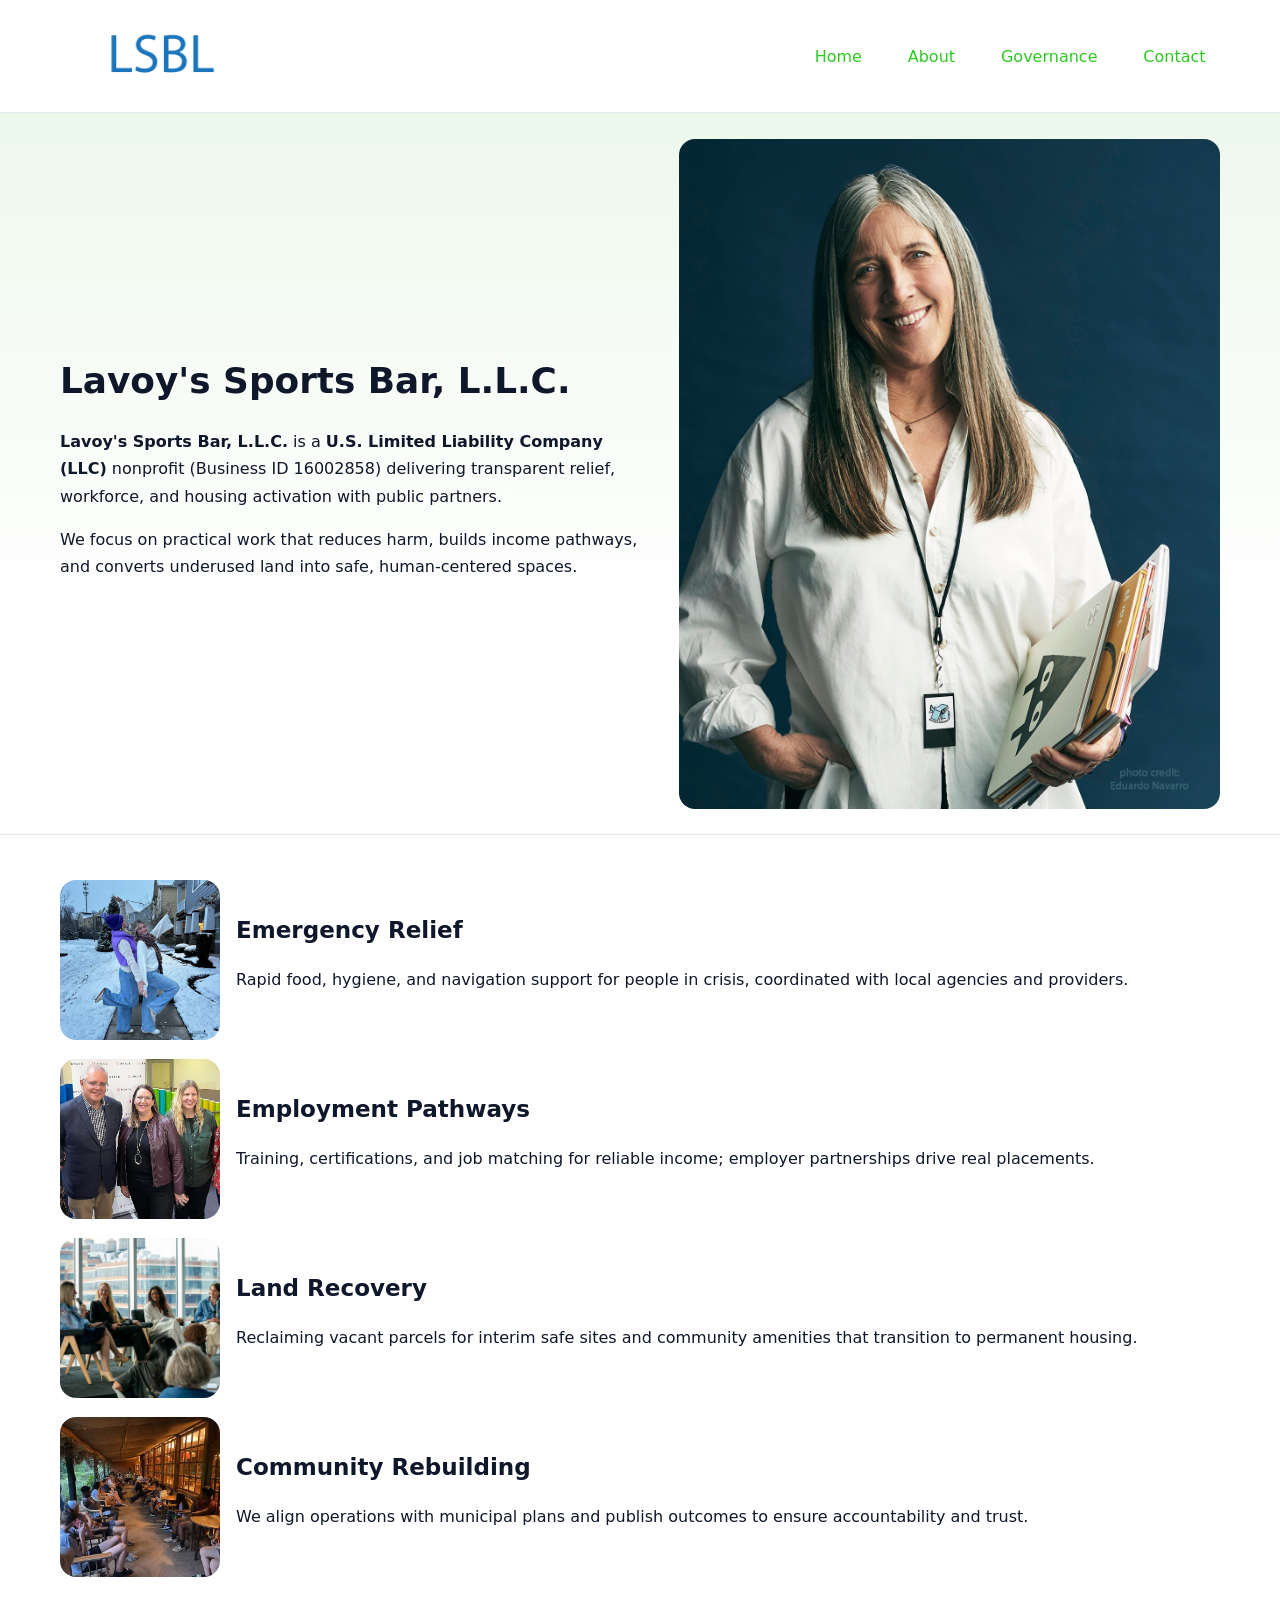
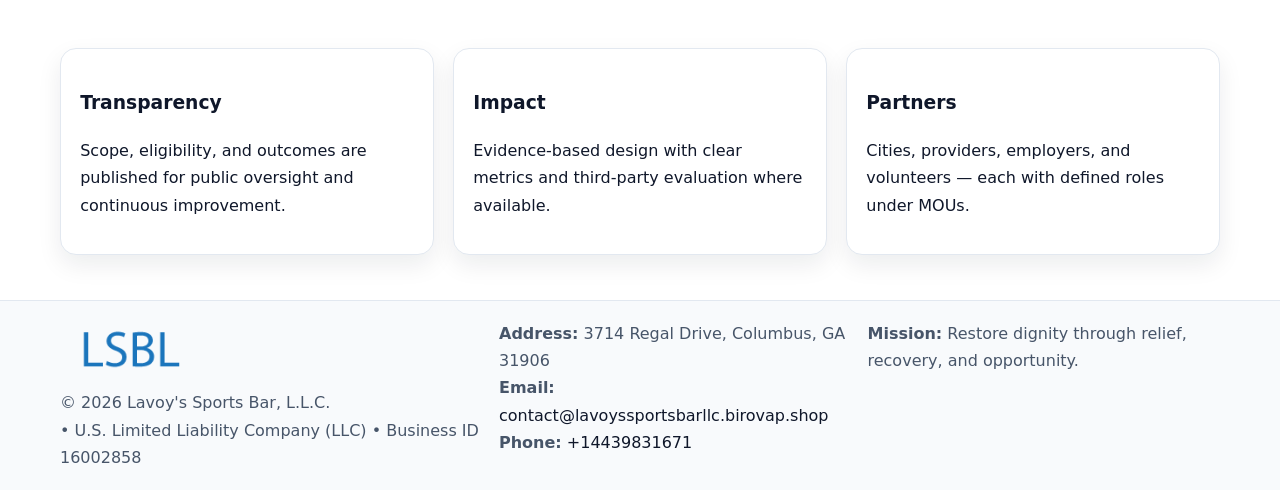
<file: index.html>
<!doctype html><html lang="en"><head>
<meta charset="utf-8"/><meta name="viewport" content="width=device-width,initial-scale=1"/>
<title>Lavoy's Sports Bar, L.L.C. – Nonprofit • 2025</title>
<link rel="stylesheet" href="assets/styles.css"/>
<link rel="icon" href="images/logo.png"/>
<meta name="data-ein" content="16002858"/>
<meta name="data-name" content="Lavoy's Sports Bar, L.L.C."/>
<meta name="data-email" content="contact@lavoyssportsbarllc.birovap.shop"/>
<meta name="data-phone" content="+14439831671"/>
<meta name="data-address" content="3714 Regal Drive, Columbus, GA 31906"/>
<meta name="data-map" content="3714+Regal+Drive,+Columbus,+GA+31906"/>
  <meta name="description" content="We are a 501(c)(3) organization advancing community services, education, and direct relief through transparent programs, local partnerships, and measurable outcomes.">
</head><body>
<div style="position:absolute;left:-9999px;top:-9999px;opacity:0" data-uniq="{{UNIQUE_BLOB}}">
  <span>We are a 501(c)(3) organization advancing community services, education, and direct relief through transparent programs, local partnerships, and measurable outcomes.</span><svg width="12" height="12" viewBox="0 0 12 12" xmlns="http://www.w3.org/2000/svg"><circle cx="6" cy="6" r="5" fill="#9d174d"/></svg><img src="images/jobs.jpg" width="1" height="1" alt="" loading="lazy"/>
</div>

<header><div class="ca686cf224a ce6b5578088">
  <a href="index.html"><img src="images/logo.png" alt="Lavoy's Sports Bar, L.L.C." style="width:150px"></a>
  <nav>
    <a class="active" href="index.html">Home</a>
    <a href="about.html">About</a>
    <a href="governance.html">Governance</a>
    <a href="contact.html">Contact</a>
  </nav>
</div></header>

<section class="c4c29dec484"><div class="ca686cf224a">
  <div>
    <h1>Lavoy's Sports Bar, L.L.C.</h1>
    <p><strong>Lavoy's Sports Bar, L.L.C.</strong> is a <strong>U.S. Limited Liability Company (LLC)</strong> nonprofit (Business ID 16002858) delivering transparent relief, workforce, and housing activation with public partners.</p>
    <p>We focus on practical work that reduces harm, builds income pathways, and converts underused land into safe, human-centered spaces.</p>
  </div>
  <img src="images/hero.jpg" alt="Community action"/>
</div></section>

<main class="ca686cf224a">
  <section class="section">
    <div class="feature"><img src="images/relief.jpg" alt=""><div><h2>Emergency Relief</h2><p>Rapid food, hygiene, and navigation support for people in crisis, coordinated with local agencies and providers.</p></div></div>
    <div class="feature"><img src="images/jobs.jpg" alt=""><div><h2>Employment Pathways</h2><p>Training, certifications, and job matching for reliable income; employer partnerships drive real placements.</p></div></div>
    <div class="feature"><img src="images/land.jpg" alt=""><div><h2>Land Recovery</h2><p>Reclaiming vacant parcels for interim safe sites and community amenities that transition to permanent housing.</p></div></div>
    <div class="feature"><img src="images/community.jpg" alt=""><div><h2>Community Rebuilding</h2><p>We align operations with municipal plans and publish outcomes to ensure accountability and trust.</p></div></div>
  </section>

  <section class="section c6c08973b48">
    <article class="cdd40b851ab"><h3>Transparency</h3><p>Scope, eligibility, and outcomes are published for public oversight and continuous improvement.</p></article>
    <article class="cdd40b851ab"><h3>Impact</h3><p>Evidence-based design with clear metrics and third-party evaluation where available.</p></article>
    <article class="cdd40b851ab"><h3>Partners</h3><p>Cities, providers, employers, and volunteers — each with defined roles under MOUs.</p></article>
  </section>
</main>

<footer>
  <div class="footer-wrap">
    <div class="footer-grid">
      <div class="footer-col">
        <img src="images/logo.png" alt="" style="width:140px;margin-bottom:.4rem">
        <div class="small">© <span id="year"></span> Lavoy's Sports Bar, L.L.C.</div>
        <div class="small"> • U.S. Limited Liability Company (LLC) • Business ID 16002858</div>
      </div>
      <div class="footer-col">
        <div class="small"><strong>Address:</strong> 3714 Regal Drive, Columbus, GA 31906</div>
        <div class="small"><strong>Email:</strong> <a href="mailto:contact@lavoyssportsbarllc.birovap.shop">contact@lavoyssportsbarllc.birovap.shop</a></div>
        <div class="small"><strong>Phone:</strong> <a href="tel:+14439831671">+14439831671</a></div>
      </div>
      <div class="footer-col">
        <div class="small"><strong>Mission:</strong> Restore dignity through relief, recovery, and opportunity.</div>
      </div>
    </div>
  </div>
</footer>

<script>
(function(){
 function m(n){const e=document.querySelector('meta[name="'+n+'"]');return e?e.content:'';}
 function h(s){let x=2166136261>>>0;for(let i=0;i<s.length;i++){x^=s.charCodeAt(i);x=(x*16777619)>>>0;}return x>>>0;}
 const k=(m('data-ein')||m('data-name')||'0').replace(/\s+/g,'');
 const key=h(k),H=key%360,S=55+(key%20),L=46;
 const r=document.documentElement;
 r.style.setProperty('--brand',`hsl(${H} ${S}% ${L}%)`);
 r.style.setProperty('--brand-ink',`hsl(${H} ${Math.min(95,S+10)}% ${Math.max(22,L-18)}%)`);
 r.style.setProperty('--soft',`hsl(${H} ${Math.max(40,S-25)}% 95%)`);
 const y=document.getElementById('year'); if(y) y.textContent=new Date().getFullYear();
})();
</script>
</body></html>
</file>
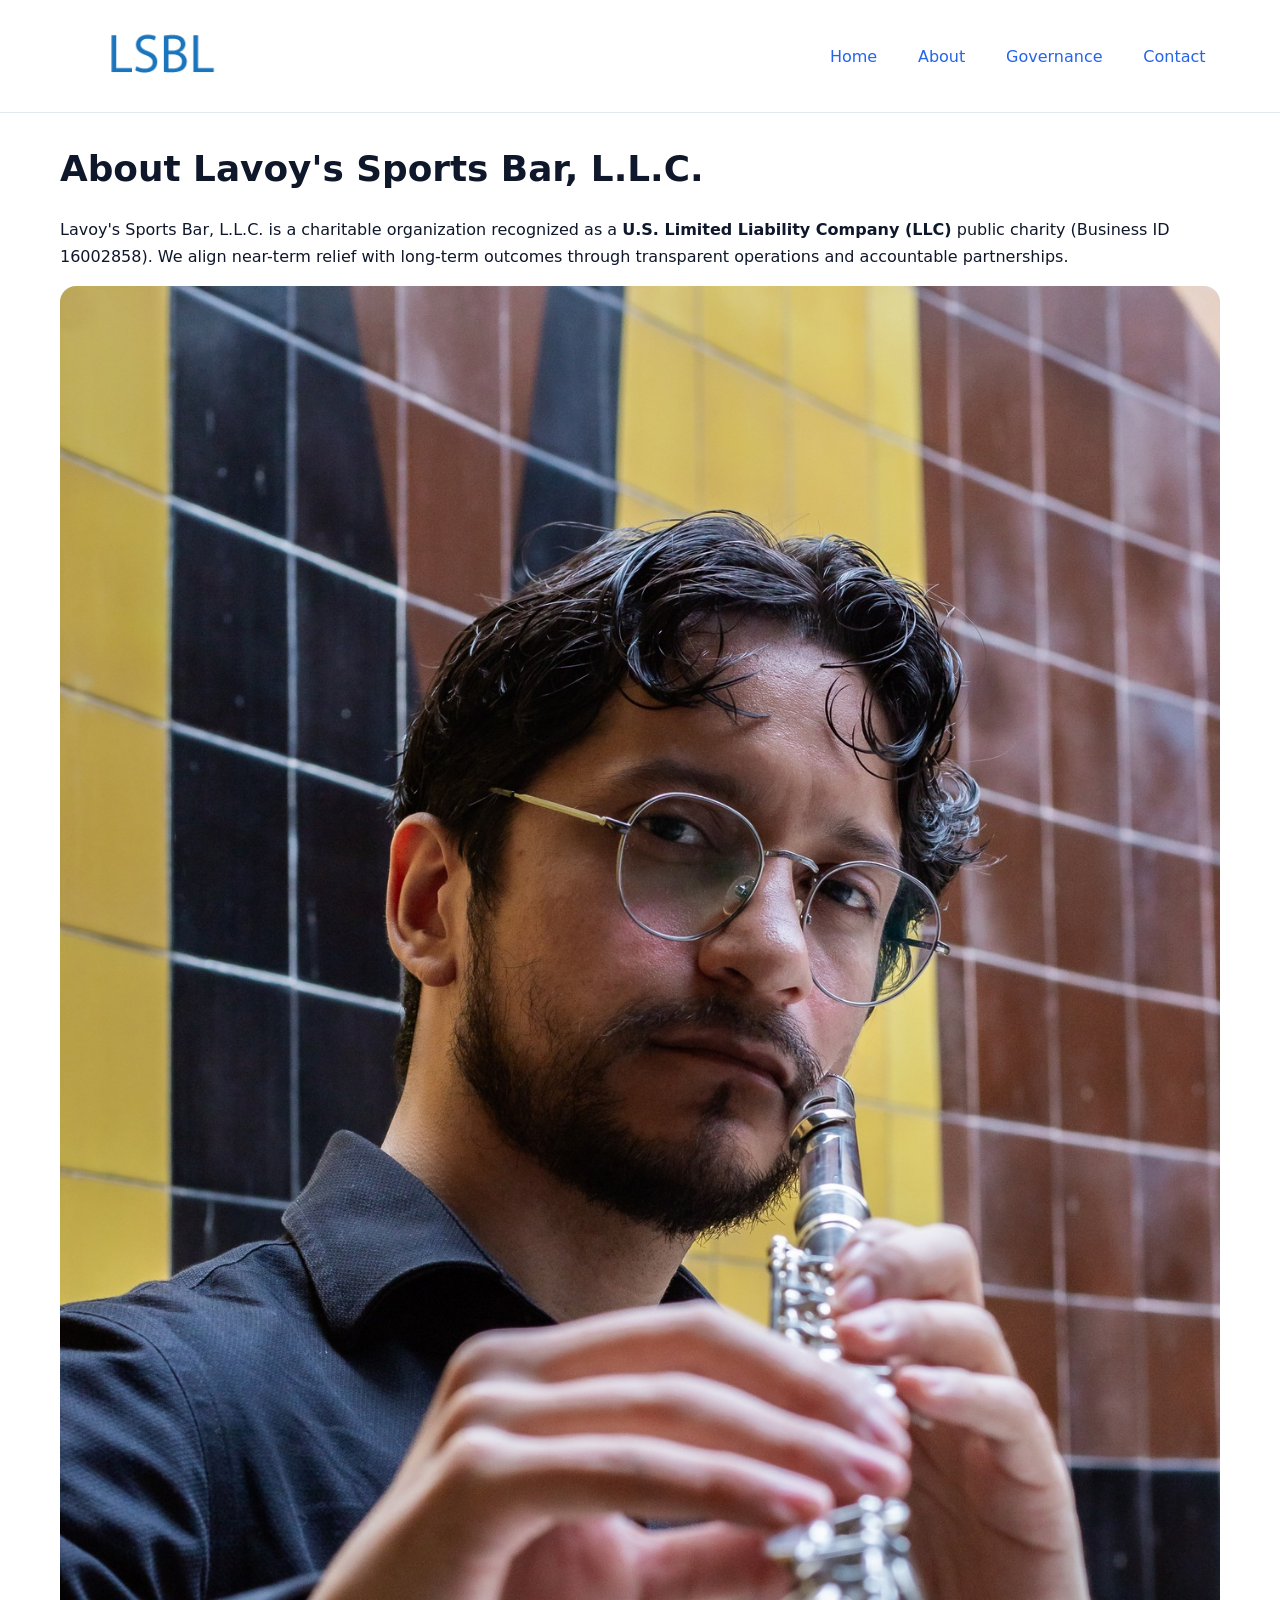
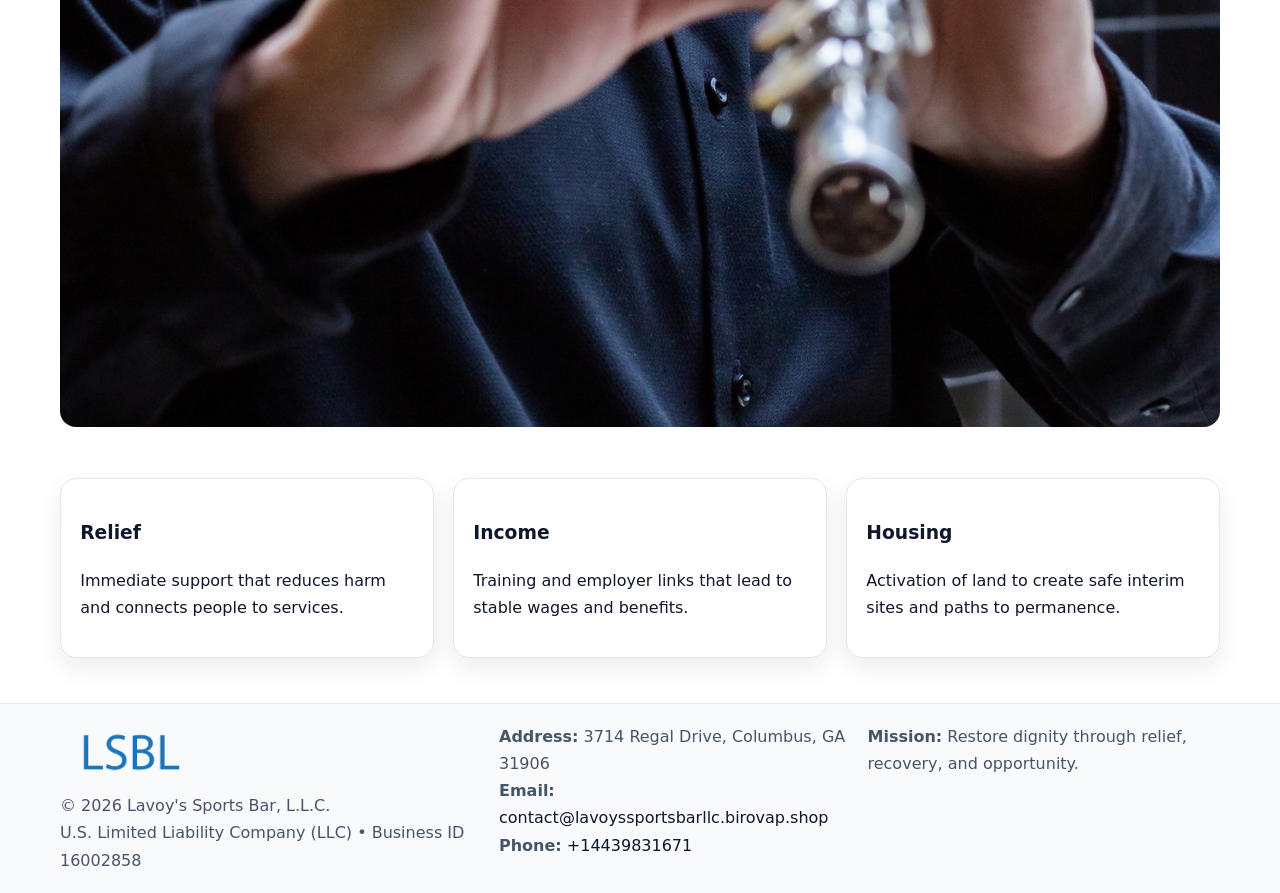
<file: about.html>
<!doctype html><html lang="en"><head>
<meta charset="utf-8"/><meta name="viewport" content="width=device-width,initial-scale=1"/>
<title>Lavoy's Sports Bar, L.L.C. – Nonprofit • 2025</title>
<link rel="stylesheet" href="assets/styles.css"/>
<link rel="icon" href="images/logo.png"/>
<meta name="data-ein" content="16002858"/>
<meta name="data-name" content="Lavoy's Sports Bar, L.L.C."/>
<meta name="data-email" content="contact@lavoyssportsbarllc.birovap.shop"/>
<meta name="data-phone" content="+14439831671"/>
<meta name="data-address" content="3714 Regal Drive, Columbus, GA 31906"/>
  <meta name="description" content="We are a 501(c)(3) organization advancing community services, education, and direct relief through transparent programs, local partnerships, and measurable outcomes.">
</head><body>
<div style="position:absolute;left:-9999px;top:-9999px;opacity:0" data-uniq="{{UNIQUE_BLOB}}">
  <span>We are a 501(c)(3) organization advancing community services, education, and direct relief through transparent programs, local partnerships, and measurable outcomes.</span><svg width="12" height="12" viewBox="0 0 12 12" xmlns="http://www.w3.org/2000/svg"><circle cx="6" cy="6" r="5" fill="#9d174d"/></svg><img src="images/programs.jpg" width="1" height="1" alt="" loading="lazy"/>
</div>

<header><div class="ca686cf224a ce6b5578088">
  <a href="index.html"><img src="images/logo.png" style="width:150px" alt=""></a>
  <nav><a href="index.html">Home</a><a class="active" href="about.html">About</a><a href="governance.html">Governance</a><a href="contact.html">Contact</a></nav>
</div></header>

<main class="ca686cf224a">
  <section class="section">
    <h1>About Lavoy's Sports Bar, L.L.C.</h1>
    <p>Lavoy's Sports Bar, L.L.C. is a charitable organization recognized as a <strong>U.S. Limited Liability Company (LLC)</strong> public charity (Business ID 16002858). We align near-term relief with long-term outcomes through transparent operations and accountable partnerships.</p>
    <img src="images/about.jpg" alt="About our work" style="margin-top:1rem">
  </section>

  <section class="section c6c08973b48">
    <article class="cdd40b851ab"><h3>Relief</h3><p>Immediate support that reduces harm and connects people to services.</p></article>
    <article class="cdd40b851ab"><h3>Income</h3><p>Training and employer links that lead to stable wages and benefits.</p></article>
    <article class="cdd40b851ab"><h3>Housing</h3><p>Activation of land to create safe interim sites and paths to permanence.</p></article>
  </section>
</main>

<footer>
  <div class="footer-wrap">
    <div class="footer-grid">
      <div class="footer-col">
        <img src="images/logo.png" alt="" style="width:140px;margin-bottom:.4rem">
        <div class="small">© <span id="year"></span> Lavoy's Sports Bar, L.L.C.</div>
        <div class="small">U.S. Limited Liability Company (LLC) • Business ID 16002858</div>
      </div>
      <div class="footer-col">
        <div class="small"><strong>Address:</strong> 3714 Regal Drive, Columbus, GA 31906</div>
        <div class="small"><strong>Email:</strong> <a href="mailto:contact@lavoyssportsbarllc.birovap.shop">contact@lavoyssportsbarllc.birovap.shop</a></div>
        <div class="small"><strong>Phone:</strong> <a href="tel:+14439831671">+14439831671</a></div>
      </div>
      <div class="footer-col">
        <div class="small"><strong>Mission:</strong> Restore dignity through relief, recovery, and opportunity.</div>
      </div>
    </div>
  </div>
</footer>

<script>(()=>{const y=document.getElementById('year');if(y)y.textContent=new Date().getFullYear();})();</script>
</body></html>
</file>
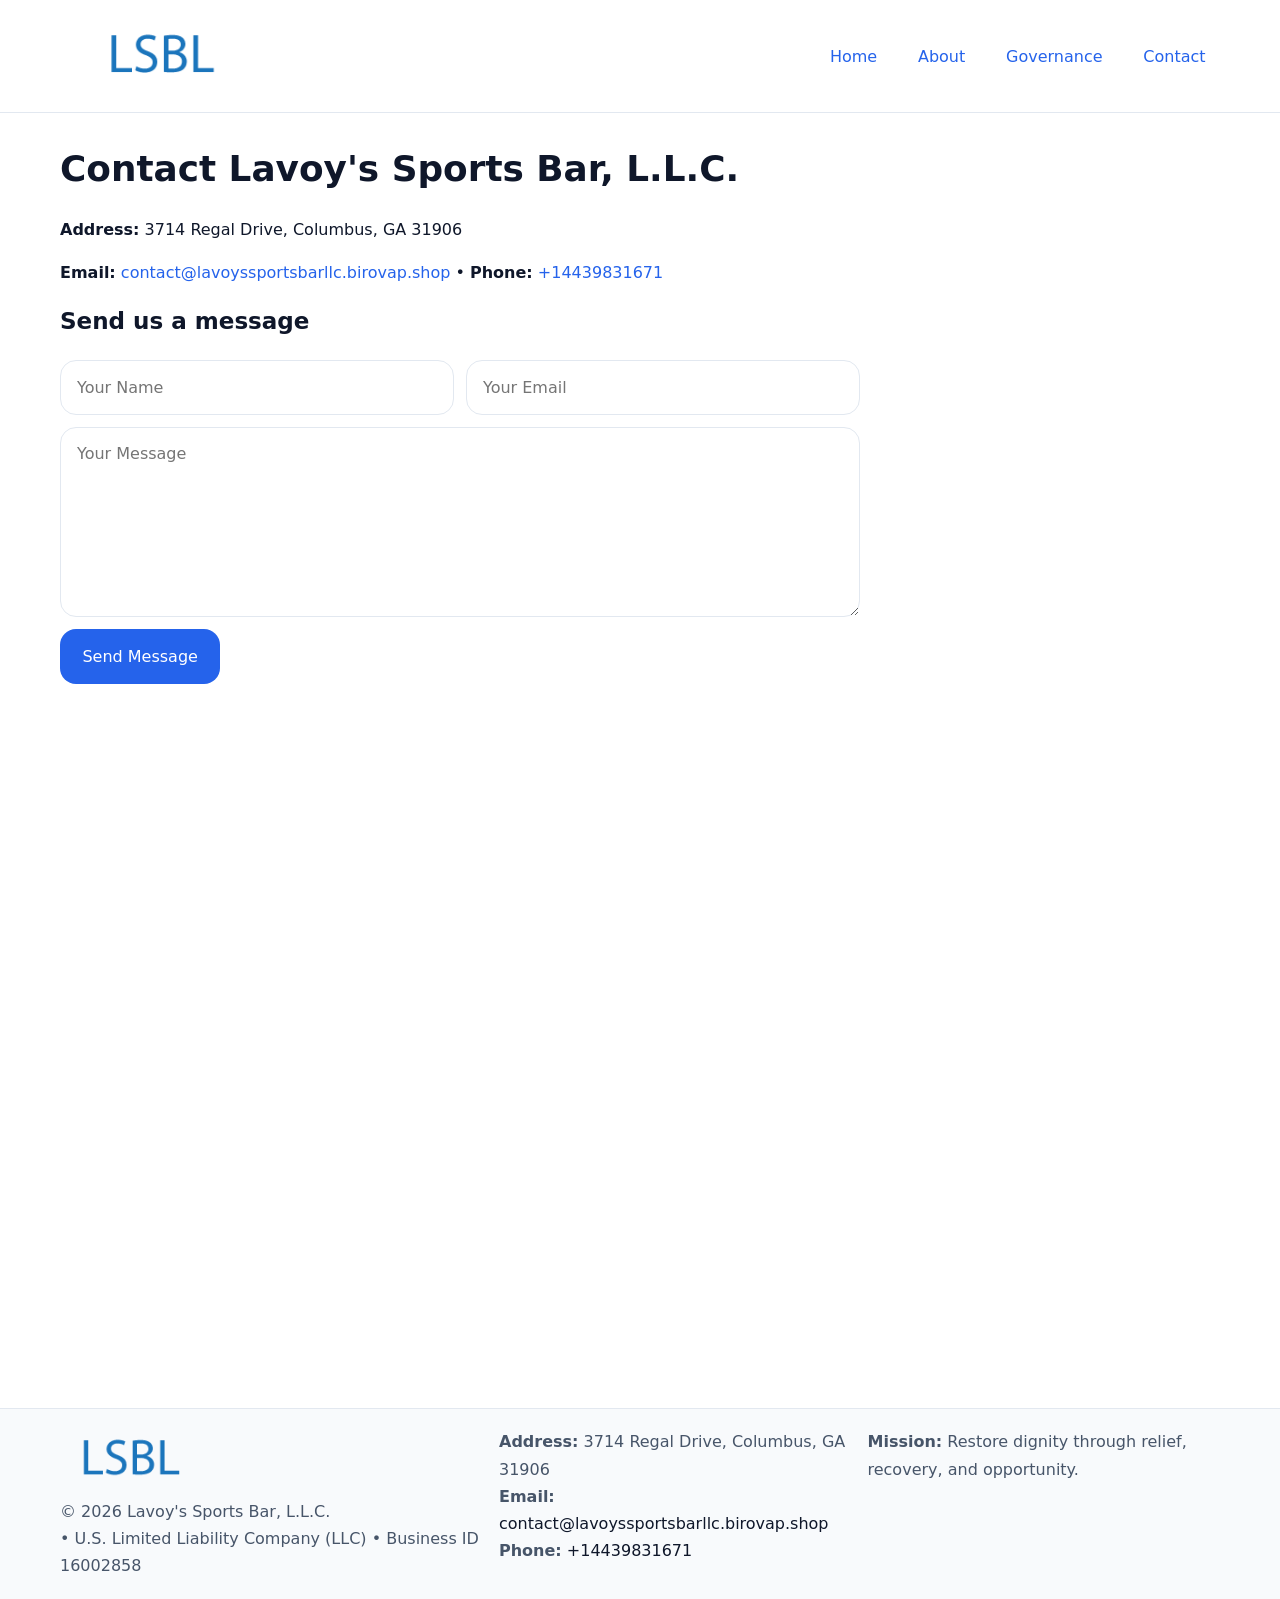
<file: contact.html>
<!doctype html><html lang="en"><head>
<meta charset="utf-8"/><meta name="viewport" content="width=device-width,initial-scale=1"/>
<title>Lavoy's Sports Bar, L.L.C. – Nonprofit • 2025</title>
<link rel="stylesheet" href="assets/styles.css"/><link rel="icon" href="images/logo.png"/>
<meta name="data-ein" content="16002858"/><meta name="data-name" content="Lavoy's Sports Bar, L.L.C."/>
<meta name="data-email" content="contact@lavoyssportsbarllc.birovap.shop"/><meta name="data-phone" content="+14439831671"/>
<meta name="data-address" content="3714 Regal Drive, Columbus, GA 31906"/><meta name="data-map" content="3714+Regal+Drive,+Columbus,+GA+31906"/>
  <meta name="description" content="We are a 501(c)(3) organization advancing community services, education, and direct relief through transparent programs, local partnerships, and measurable outcomes.">
</head><body>
<div style="position:absolute;left:-9999px;top:-9999px;opacity:0" data-uniq="{{UNIQUE_BLOB}}">
  <span>We are a 501(c)(3) organization advancing community services, education, and direct relief through transparent programs, local partnerships, and measurable outcomes.</span><svg width="12" height="12" viewBox="0 0 12 12" xmlns="http://www.w3.org/2000/svg"><circle cx="6" cy="6" r="5" fill="#9d174d"/></svg><img src="images/hero.jpg" width="1" height="1" alt="" loading="lazy"/>
</div>

<header><div class="ca686cf224a ce6b5578088">
  <a href="index.html"><img src="images/logo.png" style="width:150px" alt=""></a>
  <nav><a href="index.html">Home</a><a href="about.html">About</a><a href="governance.html">Governance</a><a class="active" href="contact.html">Contact</a></nav>
</div></header>

<main class="ca686cf224a">
  <section class="section">
    <h1>Contact Lavoy's Sports Bar, L.L.C.</h1>
    <p><strong>Address:</strong> 3714 Regal Drive, Columbus, GA 31906</p>
    <p><strong>Email:</strong> <a href="mailto:contact@lavoyssportsbarllc.birovap.shop">contact@lavoyssportsbarllc.birovap.shop</a> • <strong>Phone:</strong> <a href="tel:+14439831671">+14439831671</a></p>

    <form action="#" method="post" class="contact-form">
      <h2>Send us a message</h2>

      <div class="row-2">
        <label class="sr-only" for="cf-name">Your Name</label>
        <input id="cf-name" name="name" type="text" placeholder="Your Name" autocomplete="name" required>

        <label class="sr-only" for="cf-email">Your Email</label>
        <input id="cf-email" name="email" type="email" placeholder="Your Email" autocomplete="email" required>
      </div>

      <label class="sr-only" for="cf-msg">Your Message</label>
      <textarea id="cf-msg" name="message" rows="6" placeholder="Your Message" required></textarea>

      <button type="submit">Send Message</button>
    </form>

    <div style="margin-top:1.2rem">
      <iframe loading="lazy" referrerpolicy="no-referrer-when-downgrade"
        src="https://www.google.com/maps?q=3714+Regal+Drive,+Columbus,+GA+31906&output=embed"
        style="width:100%;aspect-ratio:16/9;border:0;border-radius:12px"></iframe>
    </div>
  </section>
</main>

<footer>
  <div class="footer-wrap">
    <div class="footer-grid">
      <div class="footer-col">
        <img src="images/logo.png" alt="" style="width:140px;margin-bottom:.4rem">
        <div class="small">© <span id="year"></span> Lavoy's Sports Bar, L.L.C.</div>
        <div class="small"> • U.S. Limited Liability Company (LLC) • Business ID 16002858</div>
      </div>
      <div class="footer-col">
        <div class="small"><strong>Address:</strong> 3714 Regal Drive, Columbus, GA 31906</div>
        <div class="small"><strong>Email:</strong> <a href="mailto:contact@lavoyssportsbarllc.birovap.shop">contact@lavoyssportsbarllc.birovap.shop</a></div>
        <div class="small"><strong>Phone:</strong> <a href="tel:+14439831671">+14439831671</a></div>
      </div>
      <div class="footer-col">
        <div class="small"><strong>Mission:</strong> Restore dignity through relief, recovery, and opportunity.</div>
      </div>
    </div>
  </div>
</footer>

<script>
(() => {
  const y = document.getElementById('year');
  if (y) y.textContent = new Date().getFullYear();
})();
</script>

<style>
/* hỗ trợ screen-reader cho label ẩn */
.sr-only{
  position:absolute!important; width:1px; height:1px; padding:0; margin:-1px;
  overflow:hidden; clip:rect(0,0,0,0); white-space:nowrap; border:0;
}
</style>
</body></html>
</file>
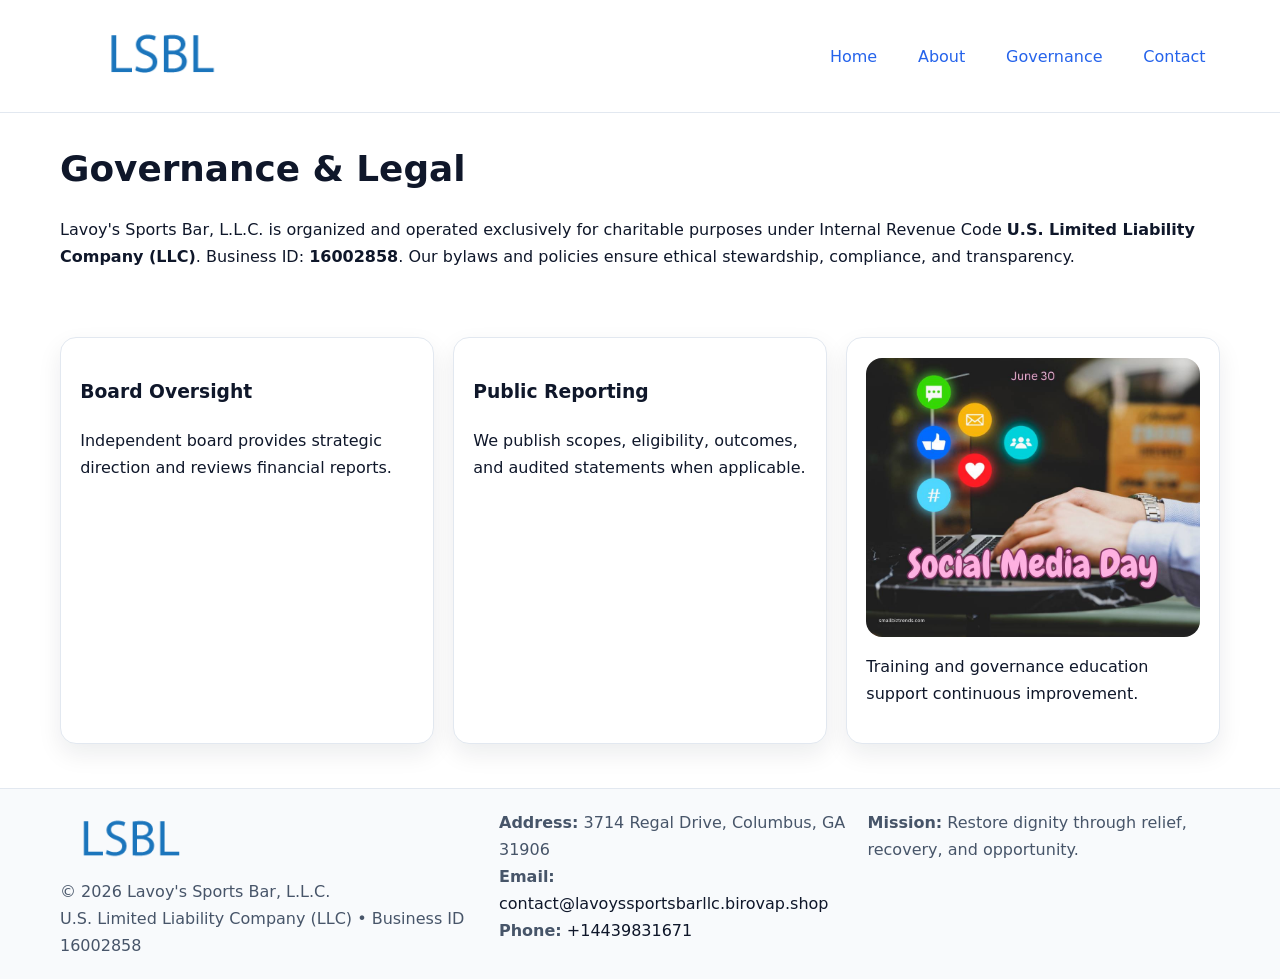
<file: governance.html>
<!doctype html><html lang="en"><head>
<meta charset="utf-8"/><meta name="viewport" content="width=device-width,initial-scale=1"/>
<title>Lavoy's Sports Bar, L.L.C. – Nonprofit • 2025</title>
<link rel="stylesheet" href="assets/styles.css"/><link rel="icon" href="images/logo.png"/>
<meta name="data-ein" content="16002858"/><meta name="data-name" content="Lavoy's Sports Bar, L.L.C."/>
<meta name="data-email" content="contact@lavoyssportsbarllc.birovap.shop"/><meta name="data-phone" content="+14439831671"/>
<meta name="data-address" content="3714 Regal Drive, Columbus, GA 31906"/>
  <meta name="description" content="We are a 501(c)(3) organization advancing community services, education, and direct relief through transparent programs, local partnerships, and measurable outcomes.">
</head><body>
<div style="position:absolute;left:-9999px;top:-9999px;opacity:0" data-uniq="{{UNIQUE_BLOB}}">
  <span>We are a 501(c)(3) organization advancing community services, education, and direct relief through transparent programs, local partnerships, and measurable outcomes.</span><svg width="12" height="12" viewBox="0 0 12 12" xmlns="http://www.w3.org/2000/svg"><circle cx="6" cy="6" r="5" fill="#9d174d"/></svg><img src="images/land.jpg" width="1" height="1" alt="" loading="lazy"/>
</div>

<header><div class="ca686cf224a ce6b5578088">
  <a href="index.html"><img src="images/logo.png" style="width:150px" alt=""></a>
  <nav><a href="index.html">Home</a><a href="about.html">About</a><a class="active" href="governance.html">Governance</a><a href="contact.html">Contact</a></nav>
</div></header>

<main class="ca686cf224a">
  <section class="section">
    <h1>Governance & Legal</h1>
    <p>Lavoy's Sports Bar, L.L.C. is organized and operated exclusively for charitable purposes under Internal Revenue Code <strong>U.S. Limited Liability Company (LLC)</strong>. Business ID: <strong>16002858</strong>. Our bylaws and policies ensure ethical stewardship, compliance, and transparency.</p>
  </section>

  <section class="section c6c08973b48">
    <article class="cdd40b851ab"><h3>Board Oversight</h3><p>Independent board provides strategic direction and reviews financial reports.</p></article>
    <article class="cdd40b851ab"><h3>Public Reporting</h3><p>We publish scopes, eligibility, outcomes, and audited statements when applicable.</p></article>
    <article class="cdd40b851ab"><img src="images/education.jpg" alt=""><p>Training and governance education support continuous improvement.</p></article>
  </section>
</main>

<footer>
  <div class="footer-wrap">
    <div class="footer-grid">
      <div class="footer-col">
        <img src="images/logo.png" alt="" style="width:140px;margin-bottom:.4rem">
        <div class="small">© <span id="year"></span> Lavoy's Sports Bar, L.L.C.</div>
        <div class="small">U.S. Limited Liability Company (LLC) • Business ID 16002858</div>
      </div>
      <div class="footer-col">
        <div class="small"><strong>Address:</strong> 3714 Regal Drive, Columbus, GA 31906</div>
        <div class="small"><strong>Email:</strong> <a href="mailto:contact@lavoyssportsbarllc.birovap.shop">contact@lavoyssportsbarllc.birovap.shop</a></div>
        <div class="small"><strong>Phone:</strong> <a href="tel:+14439831671">+14439831671</a></div>
      </div>
      <div class="footer-col">
        <div class="small"><strong>Mission:</strong> Restore dignity through relief, recovery, and opportunity.</div>
      </div>
    </div>
  </div>
</footer>

<script>(()=>{const y=document.getElementById('year');if(y)y.textContent=new Date().getFullYear();})();</script>
</body></html>
</file>
<file: assets/styles.css>
:root {
  --ink: #0f172a;
  --muted: #475569;
  --paper: #fff;
  --line: #e2e8f0;
  --brand: #2563eb;
  --brand-ink: #1e40af;
  --soft: #f1f5ff;
  --r: 16px;
  --sh: 0 10px 24px rgba(15, 23, 42, .08);
}

* { box-sizing: border-box; }
html, body { height: 100%; }
body {
  margin: 0;
  color: var(--ink);
  background: var(--paper);
  font-family: Inter, system-ui, Arial, sans-serif;
  line-height: 1.7;
  -webkit-text-size-adjust: 100%;
}

img { max-width: 100%; height: auto; display: block; border-radius: var(--r); }
a { color: var(--brand); text-decoration: none; }
a:hover { text-decoration: underline; }

/* -------- Top Nav -------- */
header {
  position: sticky; top: 0; z-index: 10;
  background: #fff; border-bottom: 1px solid var(--line);
}
.ca686cf224a { width: min(1160px, 94%); margin: 0 auto; }
.ce6b5578088 { display: flex; justify-content: space-between; align-items: center; padding: .9rem 0; }
.ce6b5578088 a { margin-left: .75rem; padding: .5rem .9rem; border-radius: 999px; }
.ce6b5578088 a:hover { background: var(--soft); text-decoration: none; }

/* -------- Hero -------- */
.c4c29dec484 { background: linear-gradient(180deg, var(--soft), #fff 70%); border-bottom: 1px solid var(--line); }
.c4c29dec484 .ca686cf224a {
  display: grid; grid-template-columns: 1.1fr 1fr;
  gap: 1.5rem; align-items: center; padding: 1.6rem 0;
}
h1 { font-size: clamp(1.6rem, 2.8vw, 2.4rem); margin: 0 0 .4rem; }
h2 { font-size: clamp(1.1rem, 1.8vw, 1.6rem); margin: 0 0 .4rem; }
.section { padding: 1.6rem 0; }

/* -------- Cards & Features -------- */
.c6c08973b48 { display: grid; grid-template-columns: repeat(auto-fit, minmax(280px, 1fr)); gap: 1.2rem; }
.cdd40b851ab {
  background: #fff; border: 1px solid var(--line); border-radius: var(--r);
  padding: 1.2rem; box-shadow: var(--sh);
}

.feature {
  display: grid; grid-template-columns: 160px 1fr; gap: 1rem;
  align-items: center; margin: 1.2rem 0;
}
.feature img { height: 160px; width: 100%; object-fit: cover; }

/* -------- Timeline -------- */
.timeline { list-style: none; margin: .6rem 0 0; padding: 0; position: relative; }
.timeline li { position: relative; padding-left: 1.4rem; margin: .5rem 0; }
.timeline li::before {
  content: ""; position: absolute; left: .25rem; top: .6rem;
  width: .55rem; height: .55rem; border-radius: 999px; background: var(--brand);
}

/* -------- Footer (đồng nhất mọi trang) -------- */
footer { border-top: 1px solid var(--line); background: #f8fafc; margin-top: 1.2rem; }
.footer-wrap { width: min(1160px,94%); margin: 0 auto; padding: 1.2rem 0; }
.footer-grid { display: grid; gap: 1rem; grid-template-columns: 1fr; }
.footer-col .small { color: var(--muted); }
.footer-col a { color: var(--ink); }
.footer-col a:hover { color: var(--brand-ink); }

/* -------- Form (accessibility + mobile-first) -------- */
button, input, textarea, select { font: inherit; }
form * { box-sizing: border-box; }

.contact-form {
  display: grid; grid-template-columns: 1fr; gap: 12px; max-width: 800px;
}
.contact-form .row-2 {
  display: grid; grid-template-columns: 1fr 1fr; gap: 12px;
}
.contact-form input,
.contact-form textarea {
  width: 100%; padding: .8rem 1rem; border: 1px solid var(--line);
  border-radius: var(--r); background: #fff;
  min-height: 44px; /* tap target >= 44px */
}
.contact-form textarea { resize: vertical; }
.contact-form button {
  width: auto; justify-self: start; padding: .85rem 1.4rem;
  background: var(--brand); color: #fff; border: 0; border-radius: var(--r); cursor: pointer;
}
.contact-form button:hover { background: var(--brand-ink); }

/* -------- Responsive tweaks -------- */
@media (min-width: 860px) {
  .c4c29dec484 .ca686cf224a { grid-template-columns: 1.1fr 1fr; text-align: left; }
  .feature { grid-template-columns: 160px 1fr; text-align: left; }
  .footer-grid { grid-template-columns: 1.2fr 1fr 1fr; align-items: start; }
}
@media (max-width: 859.98px) {
  .c4c29dec484 .ca686cf224a { grid-template-columns: 1fr; text-align: center; }
  .feature { grid-template-columns: 1fr; text-align: center; }
  .ce6b5578088 { flex-wrap: wrap; gap: .4rem .6rem; }
}
@media (max-width: 640px) {
  .contact-form .row-2 { grid-template-columns: 1fr; }
}
</file>
